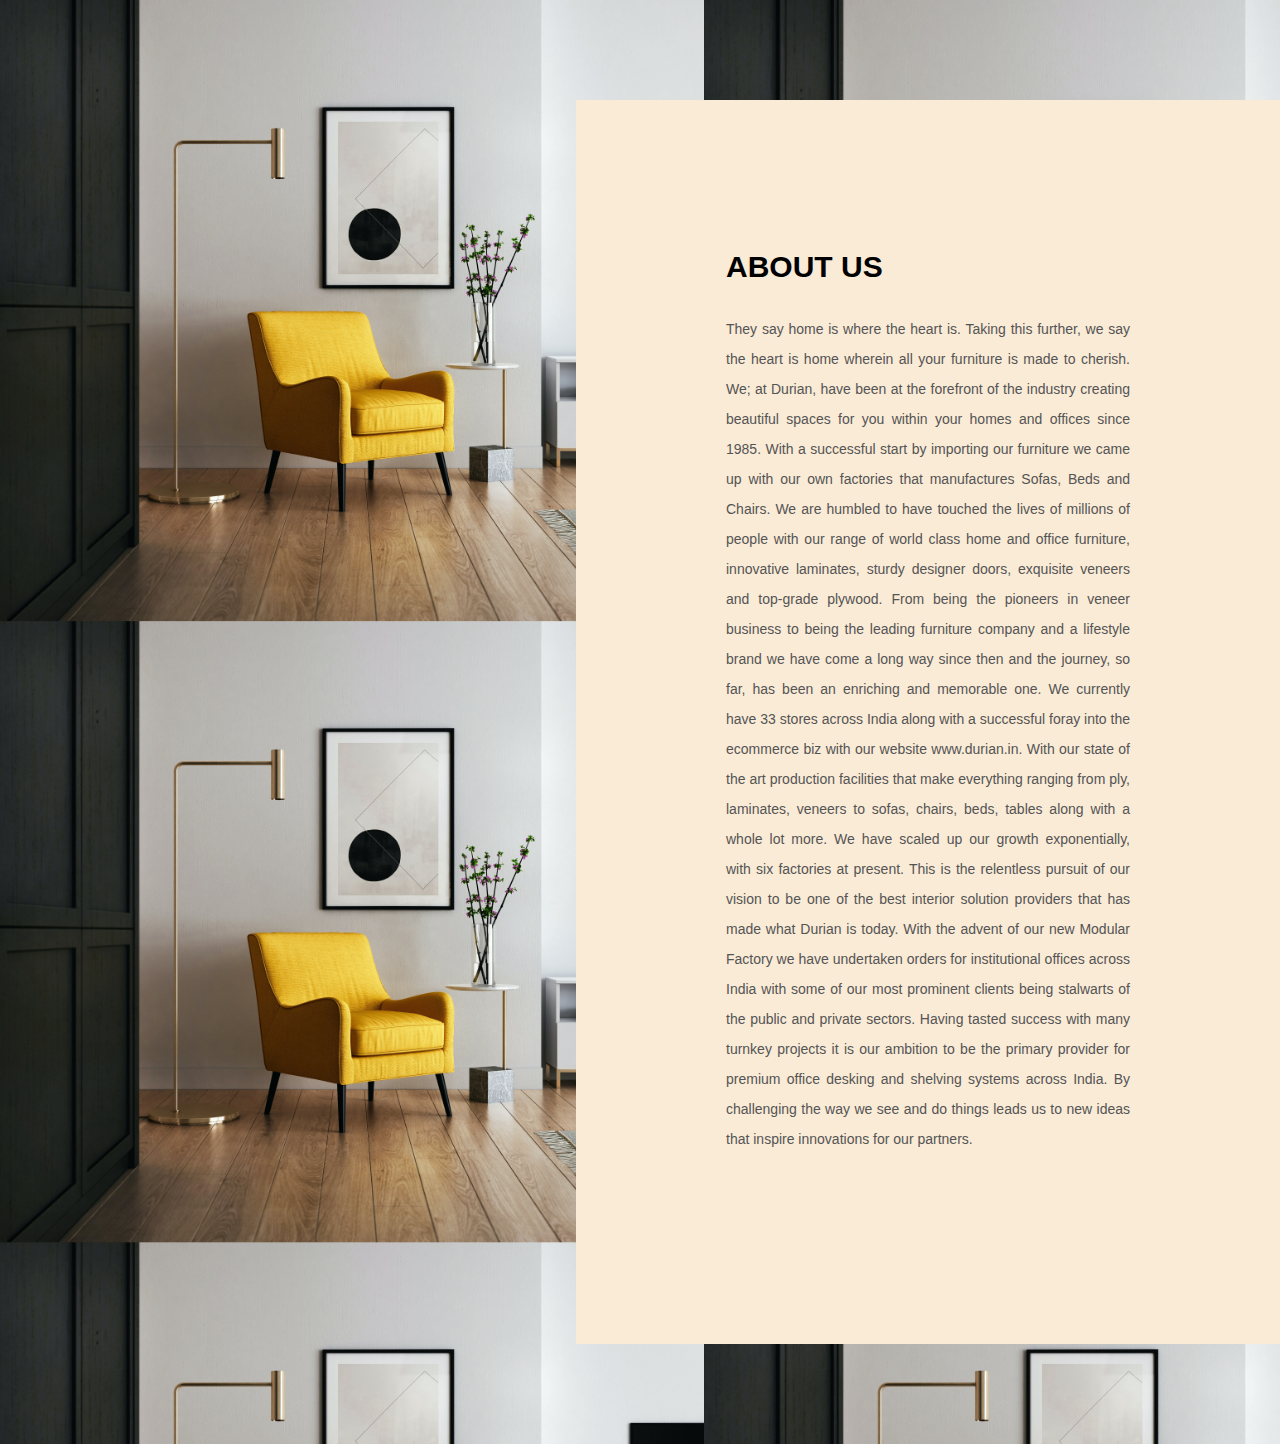
<file: About.html>
<!DOCTYPE html>
<html lang="en">
<head>
    <meta charset="UTF-8">
    <meta http-equiv="X-UA-Compatible" content="IE=edge">
    <meta name="viewport" content="width=device-width, initial-scale=1.0">
    <title>About us</title>
<style>
    *{
    margin: 0;
    padding: 0;
    font-family: "Open Sans",sans-serif;
    box-sizing: border-box;
}
 body{
    min-height: 100vh;
    display: flex;
    align-items: center;
    justify-content: center;
    background-color: antiquewhite;
 }

 .about-section{
    background: url(./card2\ \(3\).jpg);
    background-size: 55%;
    background-color: antiquewhite;
    overflow: hidden;
    padding: 100px 0;
 }
  .inner-container{
    width: 55%;
    float: right;
    background-color: antiquewhite;
    padding: 150px;
  }

  .inner-container h1{
    margin-bottom: 30px;
    font-size: 30px;
    font-weight: 900;
  }
  .text{
    font-size: 14px;
    color: #545454;
    line-height: 30px;
    text-align: justify;
    margin-bottom: 40px;
  }
  @media screen and (max-width:1200px) {
    .inner-container{
        padding: 80px;
    }
}
@media screen and (max-width:1000px) {
    .about-section{
        background-size: 100%;
        padding: 100px 40px;
    }
    .inner-container{
     width: 100%;
    }
}
@media screen and (max-width:600px) {
    .about-section{
     padding: 0;
    }
    .inner-container{
    padding: 60px;
    }
}
</style>
</head>
<body>
    <div class="about-section">
        <div class="inner-container">
            <h1>ABOUT US</h1>
            <p class="text">They say home is where the heart is. Taking this further, we say the heart is home wherein all your furniture is made to cherish. We; at Durian, have been at the forefront of the industry creating beautiful spaces for you within your homes and offices since 1985. With a successful start by importing our furniture we came up with our own factories that manufactures Sofas, Beds and Chairs. We are humbled to have touched the lives of millions of people with our range of world class home and office furniture, innovative laminates, sturdy designer doors, exquisite veneers and top-grade plywood. From being the pioneers in veneer business to being the leading furniture company and a lifestyle brand we have come a long way since then and the journey, so far, has been an enriching and memorable one. We currently have 33 stores across India along with a successful foray into the ecommerce biz with our website www.durian.in. With our state of the art production facilities that make everything ranging from ply, laminates, veneers to sofas, chairs, beds, tables along with a whole lot more. We have scaled up our growth exponentially, with six factories at present. This is the relentless pursuit of our vision to be one of the best interior solution providers that has made what Durian is today. With the advent of our new Modular Factory we have undertaken orders for institutional offices across India with some of our most prominent clients being stalwarts of the public and private sectors. Having tasted success with many turnkey projects it is our ambition to be the primary provider for premium office desking and shelving systems across India. By challenging the way we see and do things leads us to new ideas that inspire innovations for our partners.</p>

        </div>
    </div>
</body>
</html>
</file>
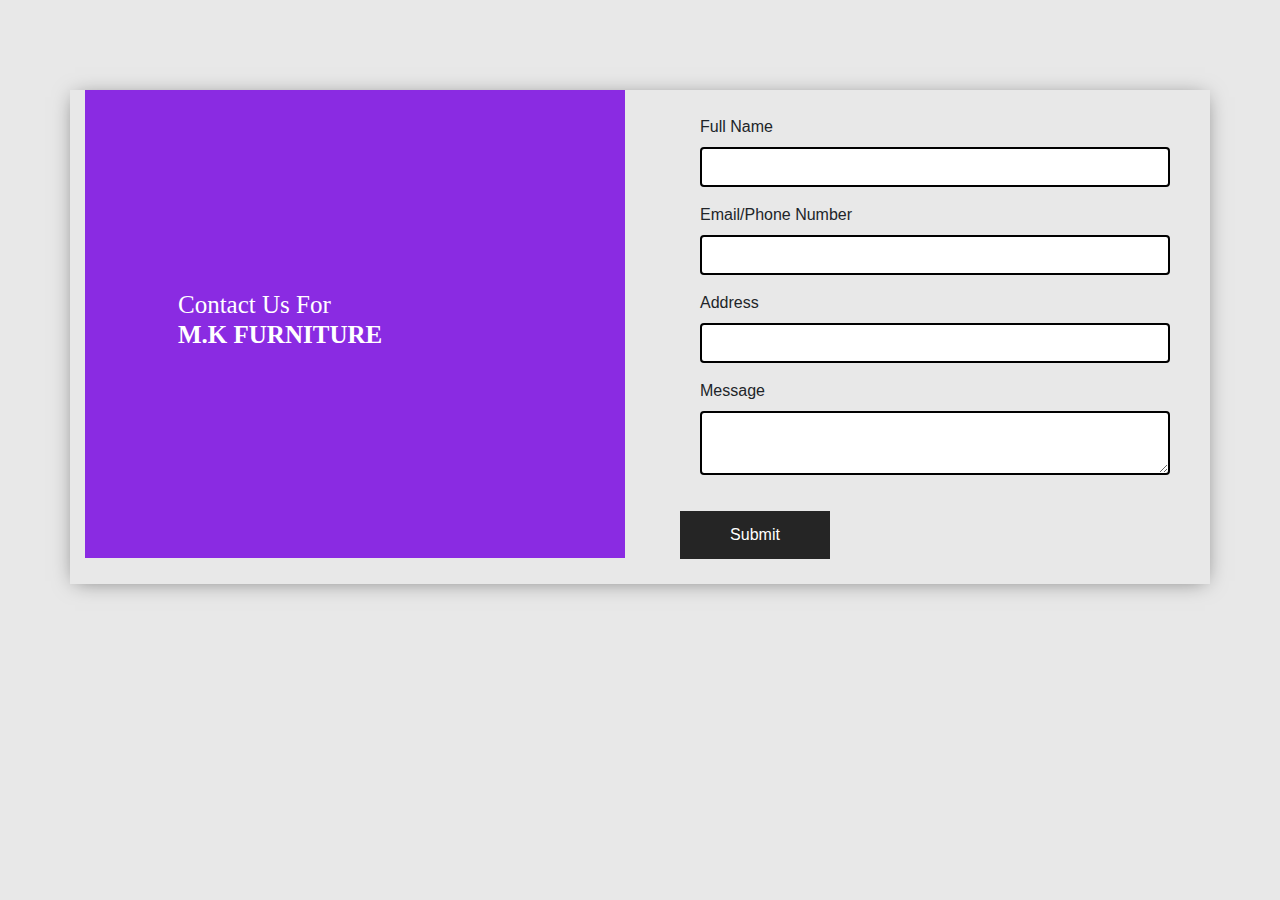
<file: contect us.html>
<!DOCTYPE html>
<html lang="en">
<head>
    <meta charset="UTF-8">
    <meta http-equiv="X-UA-Compatible" content="IE=edge">
    <meta name="viewport" content="width=device-width, initial-scale=1.0">
    <title>Contect Us</title>

    <link rel="stylesheet" href="https://cdn.jsdelivr.net/npm/bootstrap@4.0.0/dist/css/bootstrap.min.css" integrity="sha384-Gn5384xqQ1aoWXA+058RXPxPg6fy4IWvTNh0E263XmFcJlSAwiGgFAW/dAiS6JXm" crossorigin="anonymous">
    <script src="https://code.jquery.com/jquery-3.2.1.slim.min.js" integrity="sha384-KJ3o2DKtIkvYIK3UENzmM7KCkRr/rE9/Qpg6aAZGJwFDMVNA/GpGFF93hXpG5KkN" crossorigin="anonymous"></script>


    <style>
        body{
            background: #e8e8e8;
        }
        .form-area{
            padding-top: 7%;
        }
        .row.single-form{
            box-shadow: 0 2px 20px -5px rgba(0,0,0,0.5);
        }
        .left{
            background: blueviolet;
            padding: 200px 93px;
        }
        .left h2{
            font-family: poppins;
            color: #fff;
            font-weight: 700;
            font-size: 48px;
        }
        .left h2 span{
            font-weight: 100;
        }
        .right{
            padding: 70px 100px;
            position: relative;
        }
        .right i{
            position: absolute;
            font-size: 80px;
            left: -27px;
            top: 40%;
            color: #fff;
        }
        .form-control{
                border: 2px solid #000;
        }
        .right button{
            border: none;
            border-radius: 0;
            background: #252525;
            width: 180px;
            color: #fff;
            padding: 15px 0;
            display: inline-block;
            font-size: 16px;
            margin-top: 20px;
            cursor: pointer;
        }
        .right button:hover{
            background: #252525;
        }
        @media (min-width: 786px) and (max-width: 991px){
            .right i{
                top: -52;
                transform: rotate(90deg);
                left: 50%;
            }
        }
        @media (max-width: 767px){
            .left h2{
                padding: 90px 15px;
                text-align: center;
            }

        }
        .left h2{
            font-size: 25px;
        }
        .right{
            padding: 25px;
        }
        .right i{
            top: -25;
                transform: rotate(90deg);
                left: 45%;
}
        .right button{
            width: 150px;
            padding: 12px 0px;
        }
    </style>
</head>
<body>
    <div class="form-area">
        <div class="container">
            <div class="row single-form g-0">
                <div class="col-sm-12 col-lg-6">
                    <div class="left">
                        <h2><span>Contact Us For</span> <br>M.K FURNITURE</h2>
                    </div>
                </div>
                <div class="col-sm-12 col-lg-6">
                    <div class="right">
                        <i class="fa fa-caret-lefr"></i>
                        <form>
                            <div class="mb-3 form-check">
                              <label for="exampleInputEmail1" class="form-label">Full Name</label>
                              <input type="text" class="form-control" id="exampleInputEmail1" aria-describedby="emailHelp">
                              <div id="emailHelp" class="form-text"></div>
                            </div>
                            <div class="mb-3 form-check">
                              <label for="exampleInputPassword1" class="form-label">Email/Phone Number</label>
                              <input type="text" class="form-control" id="exampleInputPassword1">
                            </div>
                            <div class="mb-3 form-check">
                                <label for="exampleInputPassword1" class="form-label">Address</label>
                                <input type="text" class="form-control" id="exampleInputPassword1">
                              </div>
                              <div class="mb-3 form-check">
                                <label for="exampleInputPassword1" class="form-label">Message</label>
                                <textarea  class="form-control" id="exampleInputPassword1"></textarea>
                              </div>
                           
                            <button type="submit" class="btn btn-primary">Submit</button>
                          </form>
                    </div>
                </div>
            </div>
        </div>
    </div>
</body>
</html>
</file>
